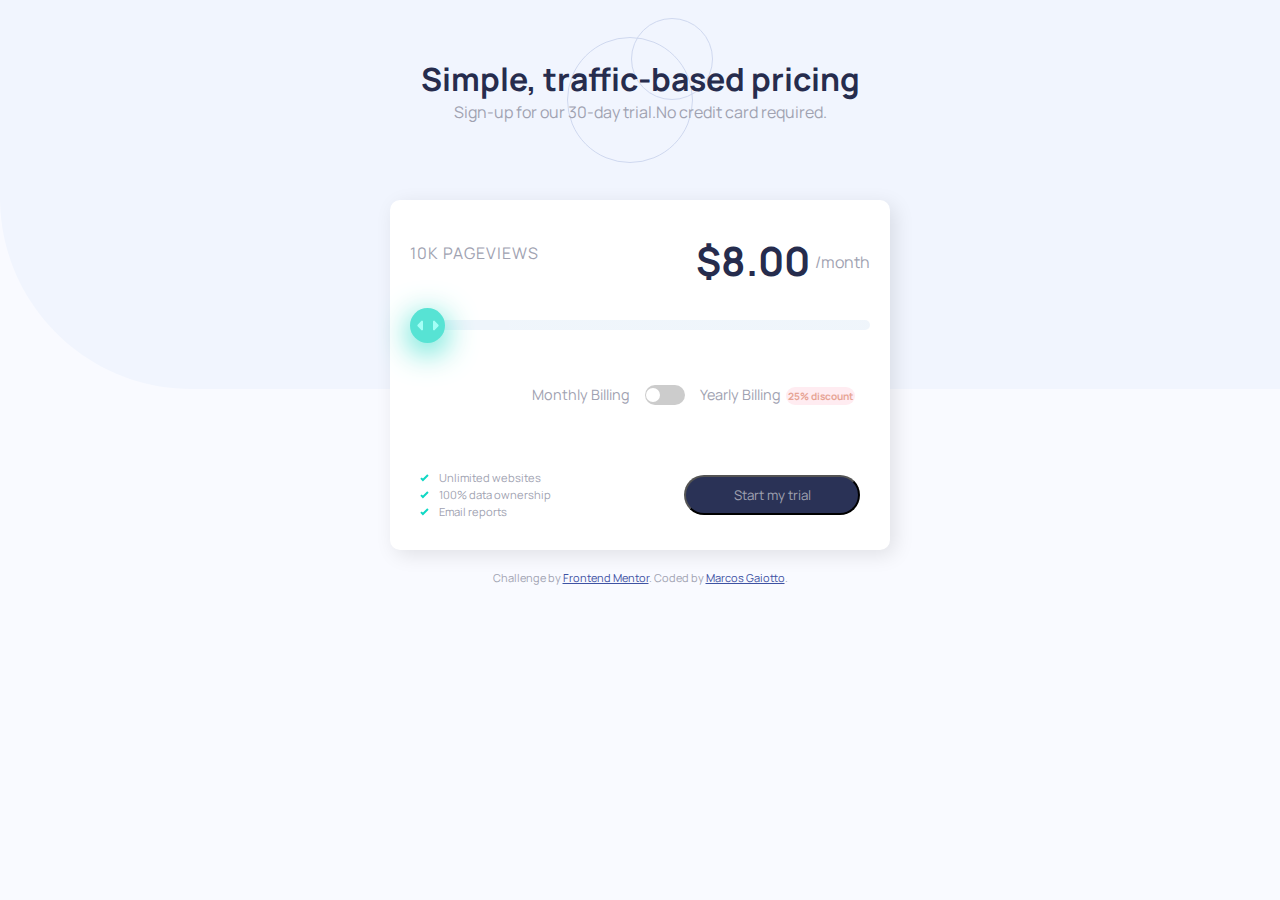
<file: index.html>
<!DOCTYPE html>
<html lang="en">
<head>
  <meta charset="UTF-8">
  <meta name="viewport" content="width=device-width, initial-scale=1.0"> <!-- displays site properly based on user's device -->
  <link rel="preconnect" href="https://fonts.gstatic.com">
  <link href="https://fonts.googleapis.com/css2?family=Manrope:wght@600;800&display=swap" rel="stylesheet">
  <link rel="stylesheet" type="text/css" href="./assets/css/style.css">
  <link rel="icon" type="image/png" sizes="32x32" href="./assets/images/favicon-32x32.png">
  <title>Frontend Mentor | Interactive pricing component</title>
</head>
<body>
  <div class="container">
    <div class="header-text">
      <h1 class="color-strong">Simple, traffic-based pricing</h1>
      <p>Sign-up for our 30-day trial.</p>
      <p>No credit card required.</p>
    </div>
    <div class="box-main">
      <div class="pricing-container">
        <p class="pageviews"><span id="pageviews-number">100K</span> PAGEVIEWS</p>
        <p class="month"><span id="value-month" class="color-strong">$16.00</span>/month</p>
        <input type="range" min="0" max="4" value="0" class="slider" id="slider">
      </div>
      <div class="billing-container">
        <p>Monthly Billing</p>
        <div class="billing-select">
          <input type="checkbox" value="1" id="selector" />
          <label for="selector"></label>
        </div>
        <p>Yearly Billing<span class="discount-mobile">-25%</span><span class="discount-desk">25% discount</span></p>
      </div>
      <div class="trial-container">
        <p class="verified">Unlimited websites</p>
        <p class="verified">100% data ownership</p>
        <p class="verified">Email reports</p>
        <button>Start my trial</button> 
      </div>
    </div> 
    <div class="attribution">
      Challenge by <a href="https://www.frontendmentor.io?ref=challenge" target="_blank">Frontend Mentor</a>. 
      Coded by <a href="#">Marcos Gaiotto</a>.
    </div>
  </div>
  <script src="./assets/js/script.js"></script>
</body>
</html>
</file>
<file: assets/css/style.css>
* {
    margin: 0;
    padding: 0;
    box-sizing: border-box;
    font-family: 'Manrope', sans-serif;
    color: rgb(160,162,177);
}

body {
    background-color: rgb(249,250,255);
    background-image: url(../images/bg-pattern.svg);
    background-repeat: no-repeat;
    background-position-y: -60px;
}

.color-strong {
    color: rgb(38,44,77);
}

.container {
    width: 375px;
    margin: 0 auto;
}

.header-text {
    width: 100%;
    height: 180px;
    background-image: url(../images/pattern-circles.svg);
    background-repeat: no-repeat;
    background-position: center;
    position: relative;
    display: flex;
    flex-direction: column;
    align-items: center;
    justify-content: center;
    
}


.header-text h1 {
    font-size: 1.6em;
}

.header-text p {
    font-size: .9em;
}

.box-main {
    margin: 20px auto;
    width: 80%;
    height: 500px;
    background-color: white;
    display: flex;
    flex-direction: column;
    justify-content: center;
    align-items: center;
    border-radius: 10px;
    box-shadow:  5px 5px 20px rgba(0, 0, 0, 0.1);
}

.pricing-container {
    width: 100%;
    height: 40%;
    padding: 20px;
    display: flex;
    flex-direction: column;
    flex-wrap: wrap;
    text-align: center;
    justify-content: space-between;
    margin: 20px;
}

.pageviews {
    letter-spacing: 1px;
    order: 1;
}

.month {
    order: 3;
}

#value-month {
    font-size: 40px;
    font-weight: bold;
    position: relative;
    top: 8px;
    left: -5px;
}

.slider {
    -webkit-appearance: none;
    background: linear-gradient(90DEG, rgb(233,241,250) 50%, rgb(233, 241, 250) 50%);
    width: 100%;
    height: 10px;
    margin-top: 20px;
    margin-bottom: 20px;
    outline: none;
    opacity: 0.7;
    transition: opacity 0.2s;
    border-radius: 10px;
    order: 2;
 }
 
 .slider:hover {
     opacity: 1;
 }
 
 .slider::-webkit-slider-thumb {
    -webkit-appearance: none;
    background: rgb(17,216,194);
    background-image: url(../images/icon-slider.svg);
    background-position: center;
    background-repeat: no-repeat;
    width: 35px;
    height: 35px;
    border-radius: 50%;
    box-shadow: 0 8px 30px 2px rgb(17,216,194);
 }
 
 .slider::-moz-range-thumb {
    -moz-appearance: none;
    background: rgb(17,216,194);
    background-image: url(../images/icon-slider.svg);
    background-position: center;
    background-repeat: no-repeat;
    width: 35px;
    height: 35px;
    border-radius: 50%;
    box-shadow: 0 8px 30px 2px rgb(17,216,194);
 }

 .billing-container {
    width: 100%;
    height: 10%;
    margin: 20px;
    display: flex;
    flex-wrap: wrap;
    align-items: space-between;
    justify-content: flex-end;
}

#selector {
    visibility: hidden;
}

.billing-select {
 width: 40px;
 height: 20px;
 background: #ccc;
 position: relative;
 border-radius: 10px;
 transition: all .5s ease;
 
}

.billing-select label {
    display: block;
    width: 14px;
    height: 14px;
    border-radius: 50%;
    transition: all .5s ease;
    cursor: pointer;
    position: absolute;
    top: 3px;
    left: 1px;
    background: white;
}
  
#selector:checked + label {
    left: 24px;
}

.billing-container p {
    margin: 0 8px;
    font-size: .7em;
    height: 20px;
}

.discount-mobile, .discount-desk{
    background-color: rgb(255,236,241);
    color: rgb(231,164,149);
    border-radius: 10px;
    font-size: .8em;
    font-weight: bold;
    margin-left: 5px;
    margin-right: 20px;
    padding: 4px;
}

.discount-desk {
    display: none;
}

.trial-container {
    width: 100%;
    height: 40%;
    padding: 10px;
    display: flex;
    flex-direction: column;
    flex-wrap: wrap;
    align-items: center;
    padding: 0 40px 0 40px;
}

.verified {
    font-size: .7em;
    margin-bottom: 8px;
}

.verified::before {
    content: url(../images/icon-check.svg);
    margin-right: 10px;
}

.trial-container button {
    background-color: rgb(42,50,86);
    border-radius: 20px;
    outline: none;
    width: 80%;
    height: 40px;
    margin-top: 30px;
}

.attribution { 
    font-size: 11px; 
    text-align: center; 
    margin-bottom: 10px;
}
.attribution a { 
    color: hsl(228, 45%, 44%); 
}


@media (min-width: 600px) {

    .container {
        width: 500px;
    }
    
    .header-text {
        width: 100%;
        height: 180px;
        flex-direction: row;
        flex-wrap: wrap;
        align-content: center;
    }

    .header-text h1 {
        font-size: 2em;
    }

    .header-text p {
        font-size: 1em;
    }
    
    .box-main {
        width: 500px;
        height: 350px;
    }
    
    .pricing-container {
        flex-wrap: wrap;
        flex-direction: row;
        align-items: center;
    }

    
    .pageviews {
        letter-spacing: 1px;
    }

    .month {
        order: 2;
    }
    
    #value-month {
        font-size: 40px;
        font-weight: bold;
    }

    .slider {
        margin-top: 40px;
        order: 3;
    }
    
    .billing-container p {
        margin: 0 15px;
        font-size: .9em;
    }
    
    .discount-desk {
        font-size: .7em;
        padding: 2px;
    }

    .discount-desk {
        display: inline;
    }

    .discount-mobile {
        display: none;
    }

    .trial-container {
        align-items: flex-start;
        align-content: space-between;
        justify-content: center;
        padding: 30px;
    }
    
    .verified {
        margin-bottom: 2px;
    }
    
    .verified::before {
        content: url(../images/icon-check.svg);
        margin-right: 10px;
    }
    
    .trial-container button {
        background-color: rgb(42,50,86);
        border-radius: 20px;
        outline: none;
        height: 40px;
        margin-top: 0;
        width: 40%;
    }
}
</file>
